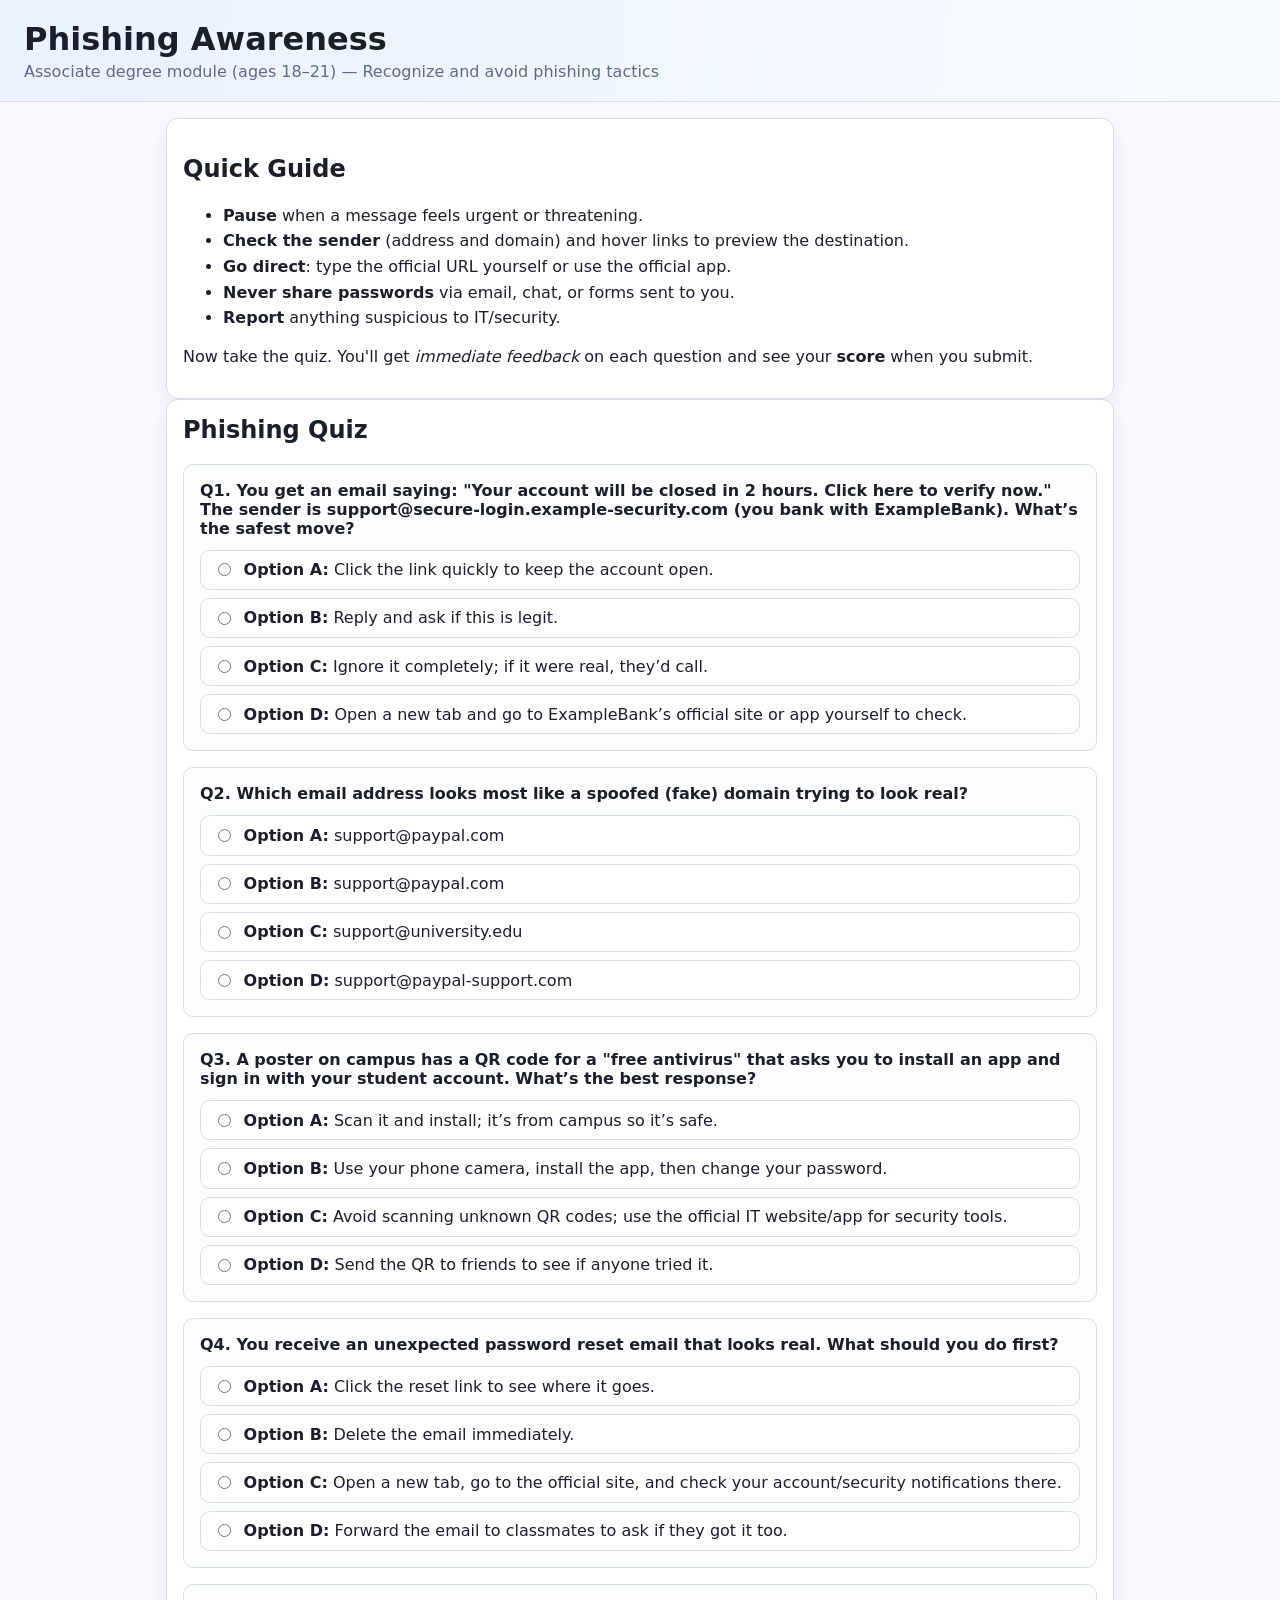
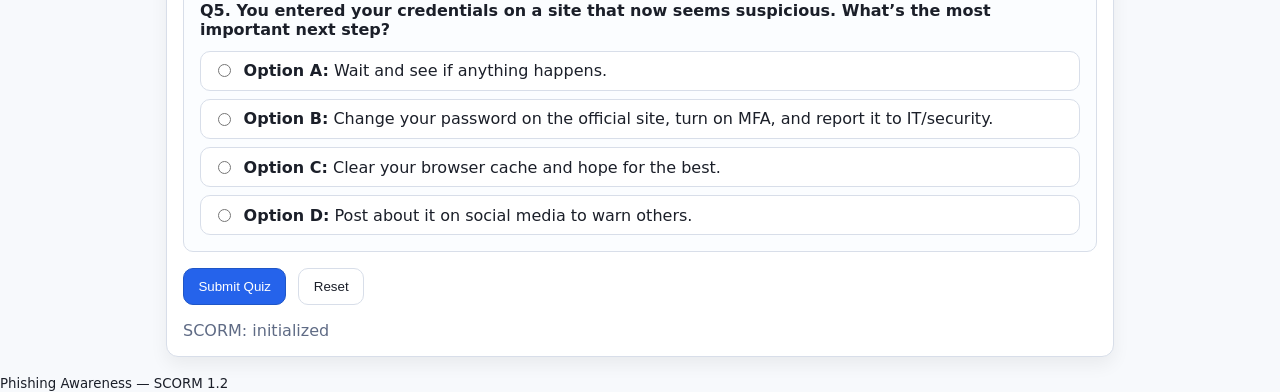
<file: Sample_PhishingDemo/index.html>
<!DOCTYPE html>
<html lang="en">
<head>
  <meta charset="UTF-8" />
  <meta name="viewport" content="width=device-width, initial-scale=1.0" />
  <title>Phishing Awareness — SCORM 1.2 (Light Theme)</title>
  <link rel="stylesheet" href="css/style.css" />
</head>
<body>
  <header class="site-header">
    <h1>Phishing Awareness</h1>
    <p class="subtitle">Associate degree module (ages 18–21) — Recognize and avoid phishing tactics</p>
  </header>

  <main class="container">
    <section class="intro card">
      <h2>Quick Guide</h2>
      <ul>
        <li><strong>Pause</strong> when a message feels urgent or threatening.</li>
        <li><strong>Check the sender</strong> (address and domain) and hover links to preview the destination.</li>
        <li><strong>Go direct</strong>: type the official URL yourself or use the official app.</li>
        <li><strong>Never share passwords</strong> via email, chat, or forms sent to you.</li>
        <li><strong>Report</strong> anything suspicious to IT/security.</li>
      </ul>
      <p>Now take the quiz. You'll get <em>immediate feedback</em> on each question and see your <strong>score</strong> when you submit.</p>
    </section>

    <section class="quiz card" id="quiz">
      <h2>Phishing Quiz</h2>
      <form id="quizForm" novalidate>
        <div id="questions" class="questions"></div>
        <div class="actions">
          <button type="submit" class="btn primary">Submit Quiz</button>
          <button type="button" id="resetBtn" class="btn">Reset</button>
        </div>
      </form>
      <div id="result" class="result" aria-live="polite"></div>
      <div class="scorm-status">SCORM: <span id="scormStatus">not initialized</span></div>
    </section>
  </main>

  <footer class="site-footer">
    <small>Phishing Awareness — SCORM 1.2</small>
  </footer>

  <script src="js/scorm.js"></script>
  <script src="js/course.js"></script>
</body>
</html>
</file>
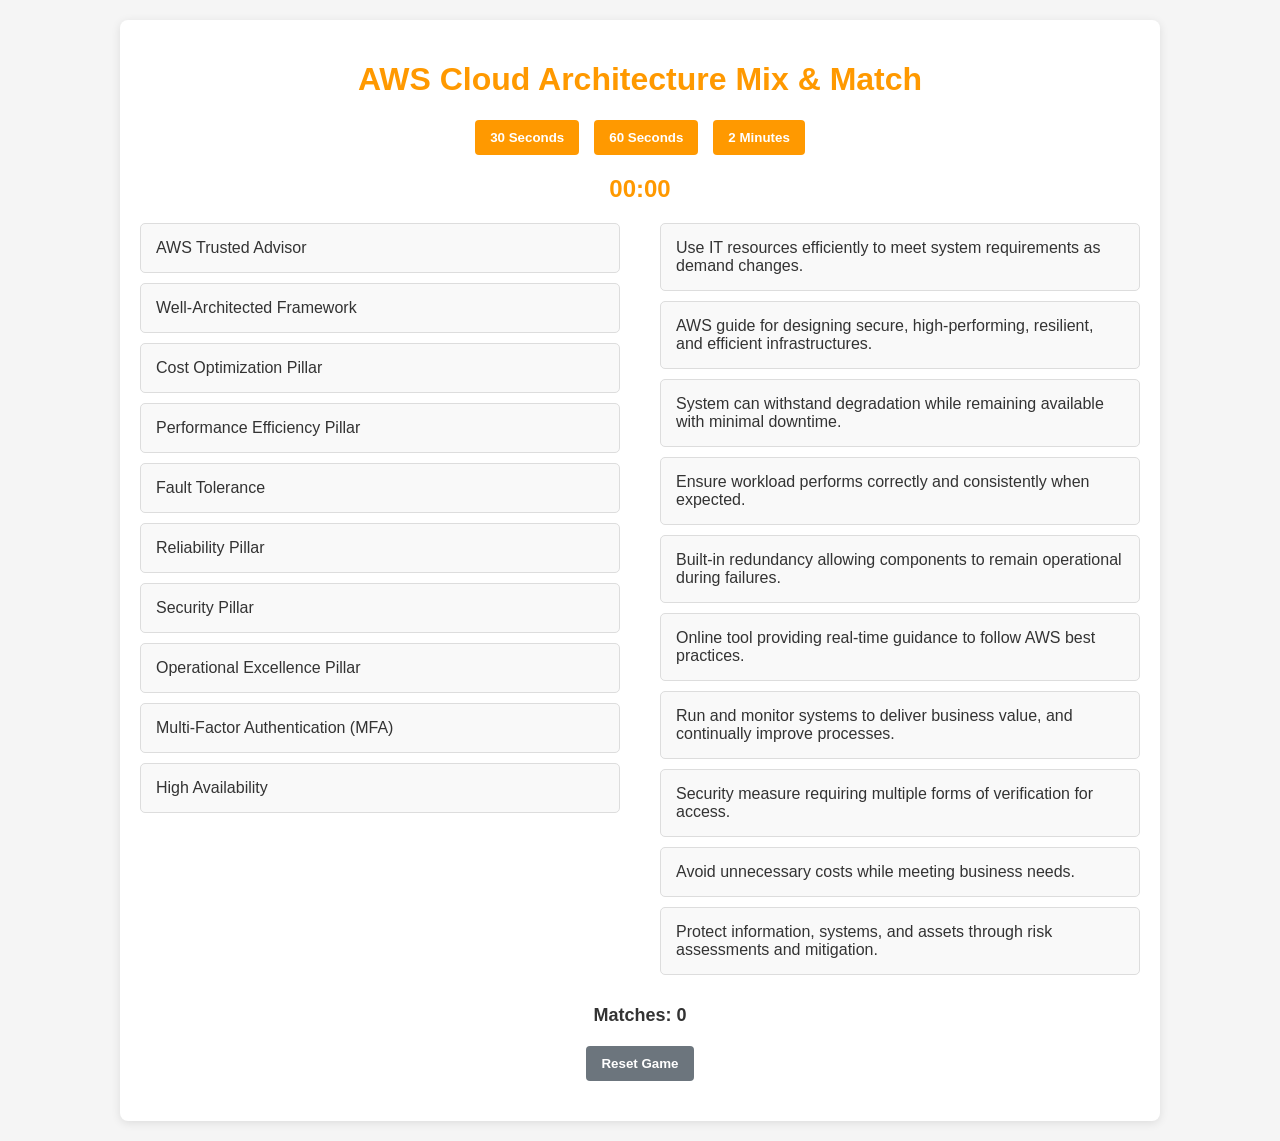
<file: scorm_AWS_CloudArchitecture_activity/activity.html>
<!DOCTYPE html>
<html lang="en">
<head>
    <meta charset="UTF-8">
    <meta name="viewport" content="width=device-width, initial-scale=1.0">
    <title>AWS Cloud Architecture Mix & Match</title>
    <style>
        body {
            font-family: 'Arial', sans-serif;
            background-color: #f5f5f5;
            margin: 0;
            padding: 20px;
            color: #333;
        }
        .container {
            max-width: 1000px;
            margin: 0 auto;
            background-color: white;
            padding: 20px;
            border-radius: 8px;
            box-shadow: 0 2px 10px rgba(0,0,0,0.1);
        }
        h1 {
            color: #FF9900;
            text-align: center;
        }
        .timer-controls {
            display: flex;
            justify-content: center;
            gap: 15px;
            margin-bottom: 20px;
        }
        button {
            background-color: #FF9900;
            color: white;
            border: none;
            padding: 10px 15px;
            border-radius: 4px;
            cursor: pointer;
            font-weight: bold;
            transition: background-color 0.3s;
        }
        button:hover {
            background-color: #e68a00;
        }
        #timer {
            font-size: 24px;
            text-align: center;
            margin: 15px 0;
            font-weight: bold;
            color: #FF9900;
        }
        .game-area {
            display: flex;
            justify-content: space-between;
            margin-top: 20px;
        }
        .column {
            width: 48%;
        }
        .item {
            background-color: #f9f9f9;
            padding: 15px;
            margin-bottom: 10px;
            border-radius: 5px;
            cursor: grab;
            border: 1px solid #ddd;
            transition: transform 0.2s, box-shadow 0.2s;
        }
        .item:hover {
            transform: translateY(-3px);
            box-shadow: 0 4px 8px rgba(0,0,0,0.1);
        }
        .item.dragging {
            opacity: 0.5;
            transform: scale(1.05);
        }
        .matched {
            background-color: #d4edda;
            border-color: #c3e6cb;
        }
        .incorrect {
            background-color: #f8d7da;
            border-color: #f5c6cb;
            animation: shake 0.5s;
        }
        @keyframes shake {
            0%, 100% { transform: translateX(0); }
            25% { transform: translateX(-5px); }
            75% { transform: translateX(5px); }
        }
        .score {
            text-align: center;
            font-size: 18px;
            margin-top: 20px;
            font-weight: bold;
        }
        .reset-btn {
            display: block;
            margin: 20px auto;
            background-color: #6c757d;
        }
        .reset-btn:hover {
            background-color: #5a6268;
        }
    </style>
</head>
<body>
    <div class="container">
        <h1>AWS Cloud Architecture Mix & Match</h1>
        
        <div class="timer-controls">
            <button onclick="startGame(30)">30 Seconds</button>
            <button onclick="startGame(60)">60 Seconds</button>
            <button onclick="startGame(120)">2 Minutes</button>
        </div>
        
        <div id="timer">00:00</div>
        
        <div class="game-area">
            <div class="column" id="left-column">
                <!-- Concepts will be added here by JavaScript -->
            </div>
            <div class="column" id="right-column">
                <!-- Definitions will be added here by JavaScript -->
            </div>
        </div>
        
        <div class="score">Matches: <span id="match-count">0</span></div>
        <button class="reset-btn" onclick="resetGame()">Reset Game</button>
    </div>

    <script>
        // Game data - based on the AWS Cloud Architecture PowerPoint
        const gameData = [
            {
                concept: "Operational Excellence Pillar",
                definition: "Run and monitor systems to deliver business value, and continually improve processes."
            },
            {
                concept: "Security Pillar",
                definition: "Protect information, systems, and assets through risk assessments and mitigation."
            },
            {
                concept: "Reliability Pillar",
                definition: "Ensure workload performs correctly and consistently when expected."
            },
            {
                concept: "Performance Efficiency Pillar",
                definition: "Use IT resources efficiently to meet system requirements as demand changes."
            },
            {
                concept: "Cost Optimization Pillar",
                definition: "Avoid unnecessary costs while meeting business needs."
            },
            {
                concept: "AWS Trusted Advisor",
                definition: "Online tool providing real-time guidance to follow AWS best practices."
            },
            {
                concept: "High Availability",
                definition: "System can withstand degradation while remaining available with minimal downtime."
            },
            {
                concept: "Fault Tolerance",
                definition: "Built-in redundancy allowing components to remain operational during failures."
            },
            {
                concept: "Multi-Factor Authentication (MFA)",
                definition: "Security measure requiring multiple forms of verification for access."
            },
            {
                concept: "Well-Architected Framework",
                definition: "AWS guide for designing secure, high-performing, resilient, and efficient infrastructures."
            }
        ];

        let timer;
        let timeLeft = 0;
        let gameActive = false;
        let matches = 0;
        let selectedItem = null;
        let matchedPairs = 0;

        // Initialize the game
        function initGame() {
            const leftColumn = document.getElementById('left-column');
            const rightColumn = document.getElementById('right-column');
            
            // Clear columns
            leftColumn.innerHTML = '';
            rightColumn.innerHTML = '';
            
            // Shuffle the game data
            const shuffledData = [...gameData].sort(() => Math.random() - 0.5);
            
            // Create concept items (left column)
            shuffledData.forEach((item, index) => {
                const conceptElement = document.createElement('div');
                conceptElement.className = 'item';
                conceptElement.textContent = item.concept;
                conceptElement.dataset.id = index;
                conceptElement.draggable = true;
                conceptElement.addEventListener('dragstart', dragStart);
                conceptElement.addEventListener('dragend', dragEnd);
                leftColumn.appendChild(conceptElement);
            });
            
            // Create definition items (right column) - shuffled separately
            [...shuffledData].sort(() => Math.random() - 0.5).forEach((item, index) => {
                const definitionElement = document.createElement('div');
                definitionElement.className = 'item';
                definitionElement.textContent = item.definition;
                definitionElement.dataset.id = shuffledData.findIndex(x => x.definition === item.definition);
                definitionElement.addEventListener('dragover', dragOver);
                definitionElement.addEventListener('dragenter', dragEnter);
                definitionElement.addEventListener('dragleave', dragLeave);
                definitionElement.addEventListener('drop', drop);
                rightColumn.appendChild(definitionElement);
            });
            
            // Reset match counter
            matches = 0;
            matchedPairs = 0;
            document.getElementById('match-count').textContent = matches;
        }

        // Timer functions
        function startGame(seconds) {
            if (gameActive) return;
            
            resetGame();
            gameActive = true;
            timeLeft = seconds;
            updateTimerDisplay();
            
            timer = setInterval(() => {
                timeLeft--;
                updateTimerDisplay();
                
                if (timeLeft <= 0) {
                    endGame();
                }
            }, 1000);
        }

        function updateTimerDisplay() {
            const minutes = Math.floor(timeLeft / 60);
            const seconds = timeLeft % 60;
            document.getElementById('timer').textContent = 
                `${minutes.toString().padStart(2, '0')}:${seconds.toString().padStart(2, '0')}`;
            
            // Change color when time is running low
            if (timeLeft <= 10) {
                document.getElementById('timer').style.color = '#dc3545';
            } else {
                document.getElementById('timer').style.color = '#FF9900';
            }
        }

        function endGame() {
            clearInterval(timer);
            gameActive = false;
            alert(`Time's up! You made ${matches} correct matches.`);
        }

        function resetGame() {
            clearInterval(timer);
            gameActive = false;
            timeLeft = 0;
            updateTimerDisplay();
            initGame();
        }

        // Drag and drop functions
        function dragStart(e) {
            if (!gameActive) {
                e.preventDefault();
                return;
            }
            selectedItem = this;
            this.classList.add('dragging');
            e.dataTransfer.setData('text/plain', this.dataset.id);
        }

        function dragEnd() {
            this.classList.remove('dragging');
        }

        function dragOver(e) {
            e.preventDefault();
        }

        function dragEnter(e) {
            e.preventDefault();
            this.classList.add('drag-over');
        }

        function dragLeave() {
            this.classList.remove('drag-over');
        }

        function drop(e) {
            e.preventDefault();
            this.classList.remove('drag-over');
            
            if (!selectedItem || !gameActive) return;
            
            const draggedId = selectedItem.dataset.id;
            const targetId = this.dataset.id;
            
            // Clear all incorrect markings first
            document.querySelectorAll('.incorrect').forEach(item => {
                item.classList.remove('incorrect');
            });
            
            // Clear any previous drag-over highlights
            document.querySelectorAll('.drag-over').forEach(item => {
                item.classList.remove('drag-over');
            });
            
            if (draggedId === targetId) {
                // Correct match - mark both left and right items
                selectedItem.classList.add('matched');
                this.classList.add('matched');
                
                // Remove from draggable pool
                selectedItem.draggable = false;
                this.style.cursor = 'default';
                selectedItem.style.cursor = 'default';
                
                matches++;
                matchedPairs++;
                document.getElementById('match-count').textContent = matches;
                
                if (matchedPairs === gameData.length) {
                    clearInterval(timer);
                    setTimeout(() => {
                        alert(`Congratulations! You matched all pairs with ${timeLeft} seconds remaining!`);
                    }, 500);
                }
            } else {
                // Incorrect match - briefly show red
                selectedItem.classList.add('incorrect');
                this.classList.add('incorrect');
                setTimeout(() => {
                    selectedItem.classList.remove('incorrect');
                    this.classList.remove('incorrect');
                }, 500);
            }
            
            selectedItem = null;
        }
        // Initialize the game when page loads
        window.onload = initGame;
    </script>
</body>
</html>
</file>
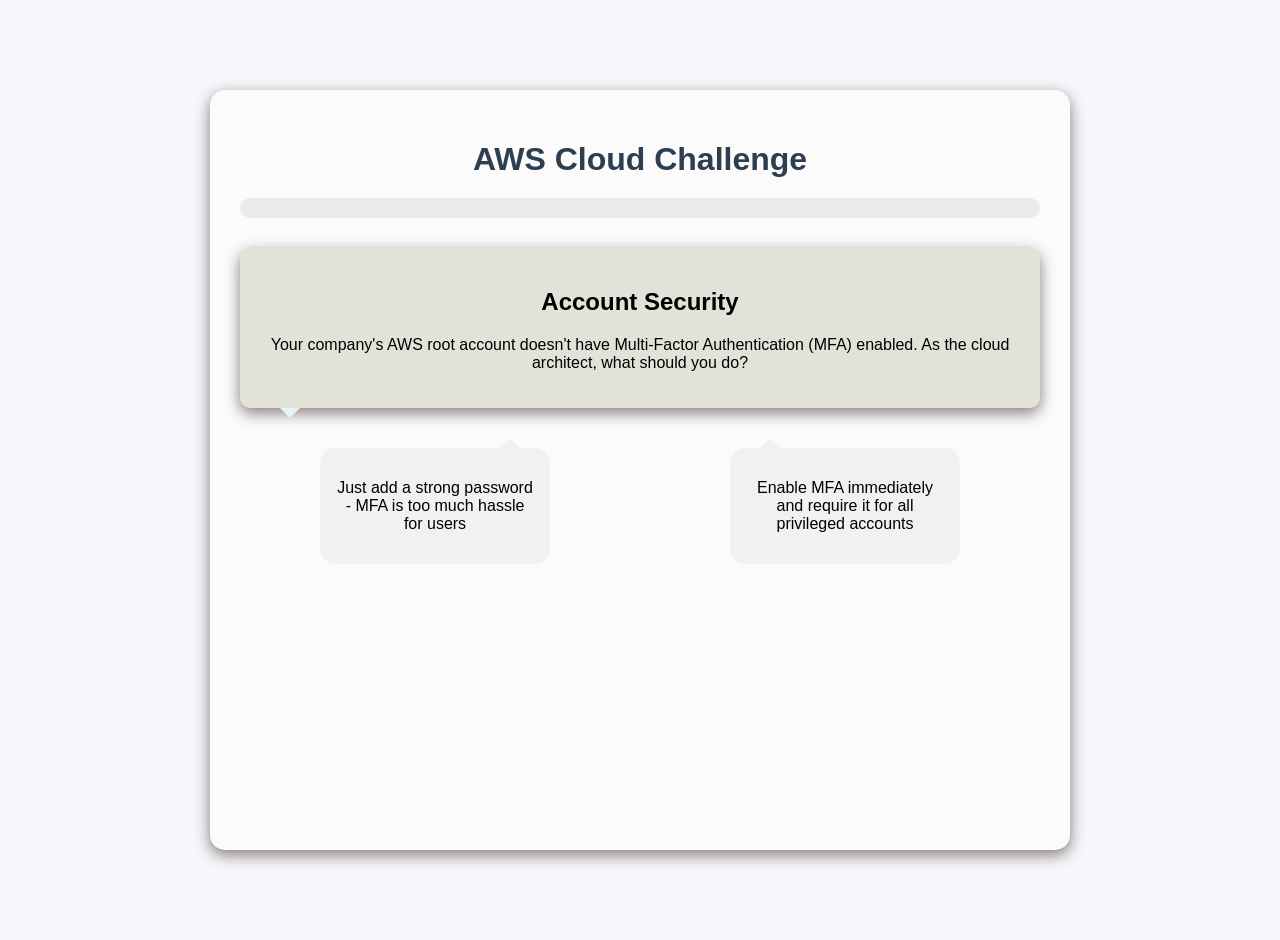
<file: scorm_multi_scenario_activity/activity.html>
<!DOCTYPE html>
<html lang="en">
<head>
    <meta charset="UTF-8">
    <meta name="viewport" content="width=device-width, initial-scale=1.0">
    <title>Multi-Scenario Cloud Architecture Activity</title>
    <style>
        body {
            font-family: 'Arial', sans-serif;
            background-color: #f5f7fa;
            display: flex;
            justify-content: center;
            align-items: center;
            min-height: 100vh;
            margin: 0;
            padding: 20px;
        }
        
        .main-container {
            background-color: rgb(251, 251, 251);
            border-radius: 15px;
            box-shadow: 0 5px 15px rgba(34, 3, 3, 0.516);
            padding: 30px;
            max-width: 800px;
            height: 700px;
            width: 100%;
            text-align: center;
        }
        
        h1 {
            color: #2c3e50;
            margin-bottom: 20px;
        }
        
        .progress-container {
            width: 100%;
            background-color: #e9ecef;
            border-radius: 10px;
            margin-bottom: 30px;
            height: 20px;
            overflow: hidden;
        }
        
        .progress-bar {
            height: 100%;
            background-color: #28a745;
            width: 0%;
            transition: width 0.5s ease;
        }
        
        .scenario-container {
            display: none;
        }
        
        .scenario-container.active {
            display: block;
        }
        
        .scenario {
            background-color: #e2e2d9;
            box-shadow: 0 5px 15px rgba(34, 3, 3, 0.516);
            border-radius: 10px;
            padding: 20px;
            margin-bottom: 30px;
            position: relative;
        }
        
        .scenario:after {
            content: "";
            position: absolute;
            bottom: -10px;
            left: 40px;
            border-width: 10px 10px 0;
            border-style: solid;
            border-color: #e8f4fc transparent;
        }
        
        .options-container {
            display: flex;
            justify-content: space-around;
            flex-wrap: wrap;
            gap: 20px;
            margin-top: 40px;
        }
        
        .option {
            position: relative;
            width: 200px;
            padding: 15px;
            border-radius: 15px;
            cursor: pointer;
            transition: transform 0.3s, box-shadow 0.3s;
            background-color: #f1f1f1;
        }
        
        .option:hover {
            transform: translateY(-5px);
            /* box-shadow: 0 5px 10px rgba(0,0,0,0.1); */
            box-shadow: 0 5px 15px rgba(69, 84, 173, 0.516);
        }
        
        .option:after {
            content: "";
            position: absolute;
            top: -10px;
            border-width: 0 10px 10px;
            border-style: solid;
            border-color: transparent transparent #f1f1f1;
        }
        
        .right-option:after {
            left: 30px;
        }
        
        .wrong-option:after {
            right: 30px;
        }
        
        .feedback {
            margin-top: 30px;
            padding: 15px;
            border-radius: 10px;
            display: none;
        }
        
        .correct {
            background-color: #d4edda;
            color: #155724;
        }
        
        .incorrect {
            background-color: #f8d7da;
            color: #721c24;
        }
        
        .next-btn, .try-again {
            margin-top: 15px;
            padding: 10px 20px;
            background-color: #007bff;
            color: white;
            border: none;
            border-radius: 5px;
            cursor: pointer;
            font-size: 16px;
            display: none;
        }
        
        .next-btn:hover, .try-again:hover {
            background-color: #0069d9;
        }
        
        .confetti {
            position: fixed;
            width: 10px;
            height: 10px;
            background-color: #f00;
            border-radius: 50%;
            pointer-events: none;
            z-index: 100;
        }
        
        @keyframes applaud {
            0% { transform: scale(1); }
            50% { transform: scale(1.2); }
            100% { transform: scale(1); }
        }
        
        .applause {
            display: none;
            font-size: 24px;
            color: #28a745;
            animation: applaud 0.5s ease 3;
        }
        
        .completion-screen {
            display: none;
            padding: 30px;
        }
        
        .completion-screen h2 {
            color: #28a745;
            font-size: 32px;
        }
        
        .completion-screen p {
            font-size: 18px;
            margin-bottom: 20px;
        }
        
        .celebration-emoji {
            font-size: 48px;
            margin: 20px 0;
            animation: bounce 0.5s infinite alternate;
        }
        
        @keyframes bounce {
            from { transform: translateY(0); }
            to { transform: translateY(-20px); }
        }
    </style>
</head>
<body>
    <div class="main-container">
        <h1>AWS Cloud Challenge</h1>
        
        <div class="progress-container">
            <div class="progress-bar" id="progress-bar"></div>
        </div>
        
        <!-- Scenario 1 -->
        <div class="scenario-container active" id="scenario-1">
            <div class="scenario">
                <h2>Account Security</h2>
                <p>Your company's AWS root account doesn't have Multi-Factor Authentication (MFA) enabled. As the cloud architect, what should you do?</p>
            </div>
            
            <div class="options-container">
                
                <div class="option wrong-option" onclick="checkAnswer(1, this, false)">
                    <p>Just add a strong password - MFA is too much hassle for users</p>
                </div>

                <div class="option right-option" onclick="checkAnswer(1, this, true)">
                    <p>Enable MFA immediately and require it for all privileged accounts</p>
                </div>
            </div>
            
            <div class="feedback correct" id="feedback-correct-1">
                <h3>Correct! 🎉</h3>
                <p>MFA adds an essential layer of security to protect against unauthorized access to your root account.</p>
                <div class="applause">👏👏👏</div>
                <button class="next-btn" onclick="nextScenario(1)">Continue to next Scenario</button>
            </div>
            
            <div class="feedback incorrect" id="feedback-incorrect-1">
                <h3>Not Quite Right</h3>
                <p>While strong passwords help, MFA is a critical security measure for root accounts in AWS.</p>
                <button class="try-again" onclick="resetScenario(1)">Try Again</button>
            </div>
        </div>
        
        <!-- Scenario 2 -->
        <div class="scenario-container" id="scenario-2">
            <div class="scenario">
                <h2>Cost Optimization</h2>
                <p>Your development team has left several EC2 instances running when they're not needed, leading to high costs. What's the best approach?</p>
            </div>
            
            <div class="options-container">
                <div class="option right-option" onclick="checkAnswer(2, this, true)">
                    <p>Implement auto-scaling and schedule instances to run only during work hours</p>
                </div>
                
                <div class="option wrong-option" onclick="checkAnswer(2, this, false)">
                    <p>Send an email reminder to developers to shut down instances manually</p>
                </div>
            </div>
            
            <div class="feedback correct" id="feedback-correct-2">
                <h3>Excellent Choice! 🌟</h3>
                <p>Automation ensures cost savings even when human processes might fail. Auto-scaling and scheduling are AWS best practices.</p>
                <div class="applause">👏👏👏</div>
                <button class="next-btn" onclick="nextScenario(2)">Continue to next Scenario</button>
            </div>
            
            <div class="feedback incorrect" id="feedback-incorrect-2">
                <h3>Good Try, But...</h3>
                <p>While awareness helps, manual processes are unreliable for cost control in cloud environments.</p>
                <button class="try-again" onclick="resetScenario(2)">Try Again</button>
            </div>
        </div>
        
        <!-- Scenario 3 -->
        <div class="scenario-container" id="scenario-3">
            <div class="scenario">
                <h2>High Availability</h2>
                <p>Your application needs to maintain 99.99% availability. How should you architect your solution?</p>
            </div>
            
            <div class="options-container">
                <div class="option right-option" onclick="checkAnswer(3, this, true)">
                    <p>Deploy across multiple Availability Zones with load balancing</p>
                </div>
                
                <div class="option wrong-option" onclick="checkAnswer(3, this, false)">
                    <p>Use a single large instance in one Availability Zone</p>
                </div>
            </div>
            
            <div class="feedback correct" id="feedback-correct-3">
                <h3>Perfect! 🏆</h3>
                <p>Multi-AZ deployment with load balancing is the AWS-recommended approach for high availability.</p>
                <div class="applause">👏👏👏</div>
                <button class="next-btn" onclick="completeActivity()">See Results</button>
            </div>
            
            <div class="feedback incorrect" id="feedback-incorrect-3">
                <h3>Almost There</h3>
                <p>A single instance, no matter how powerful, creates a single point of failure.</p>
                <button class="try-again" onclick="resetScenario(3)">Try Again</button>
            </div>
        </div>
        
        <!-- Completion Screen -->
        <div class="completion-screen" id="completion-screen">
            <h2>Congratulations! 🎉</h2>
            <div class="celebration-emoji">🏆✨👏</div>
            <p>You've successfully completed all 3 cloud architecture scenarios!</p>
            <p>You're demonstrating excellent understanding of AWS best practices.</p>
            <button class="next-btn" onclick="location.reload()">Start Over</button>
        </div>
    </div>

    <script>
        let currentScenario = 1;
        const totalScenarios = 3;
        
        function checkAnswer(scenarioNum, selectedOption, isCorrect) {
            // Disable all options in this scenario
            const container = document.getElementById(`scenario-${scenarioNum}`);
            container.querySelectorAll('.option').forEach(option => {
                option.style.pointerEvents = 'none';
            });
            
            if (isCorrect) {
                // Correct answer
                selectedOption.style.backgroundColor = '#d4edda';
                document.getElementById(`feedback-correct-${scenarioNum}`).style.display = 'block';
                container.querySelector('.applause').style.display = 'block';
                createConfetti();
                
                // Show next button
                container.querySelector('.next-btn').style.display = 'inline-block';
                
                // Update progress bar
                updateProgressBar(scenarioNum);
            } else {
                // Wrong answer
                selectedOption.style.backgroundColor = '#f8d7da';
                document.getElementById(`feedback-incorrect-${scenarioNum}`).style.display = 'block';
                container.querySelector('.try-again').style.display = 'inline-block';
            }
        }
        
        function resetScenario(scenarioNum) {
            const container = document.getElementById(`scenario-${scenarioNum}`);
            
            // Reset all options
            container.querySelectorAll('.option').forEach(option => {
                option.style.pointerEvents = 'auto';
                option.style.backgroundColor = '#f1f1f1';
            });
            
            // Hide feedback
            container.querySelectorAll('.feedback').forEach(feedback => {
                feedback.style.display = 'none';
            });
            
            container.querySelector('.applause').style.display = 'none';
        }
        
        function nextScenario(currentNum) {
            // Hide current scenario
            document.getElementById(`scenario-${currentNum}`).classList.remove('active');
            
            // Show next scenario
            currentScenario = currentNum + 1;
            document.getElementById(`scenario-${currentScenario}`).classList.add('active');
        }
        
        function completeActivity() {
            // Hide all scenarios
            document.querySelectorAll('.scenario-container').forEach(scenario => {
                scenario.classList.remove('active');
            });
            
            // Show completion screen
            document.getElementById('completion-screen').style.display = 'block';
            
            // Big celebration
            for (let i = 0; i < 100; i++) {
                setTimeout(() => createConfetti(), i * 50);
            }
        }
        
        function updateProgressBar(scenarioNum) {
            const progressPercentage = (scenarioNum / totalScenarios) * 100;
            document.getElementById('progress-bar').style.width = `${progressPercentage}%`;
        }
        
        function createConfetti() {
            const colors = ['#f00', '#0f0', '#00f', '#ff0', '#f0f', '#0ff'];
            
            for (let i = 0; i < 20; i++) {
                const confetti = document.createElement('div');
                confetti.className = 'confetti';
                confetti.style.backgroundColor = colors[Math.floor(Math.random() * colors.length)];
                confetti.style.left = Math.random() * window.innerWidth + 'px';
                confetti.style.top = -10 + 'px';
                document.body.appendChild(confetti);
                
                // Animate confetti
                const animationDuration = Math.random() * 3 + 2;
                confetti.style.animation = `fall ${animationDuration}s linear forwards`;
                
                // Create keyframes for falling animation
                const style = document.createElement('style');
                style.innerHTML = `
                    @keyframes fall {
                        to {
                            transform: translateY(${window.innerHeight + 10}px) rotate(${Math.random() * 360}deg);
                            opacity: 0;
                        }
                    }
                `;
                document.head.appendChild(style);
                
                // Remove confetti after animation
                setTimeout(() => {
                    confetti.remove();
                    style.remove();
                }, animationDuration * 1000);
            }
        }
    </script>
</body>
</html>
</file>
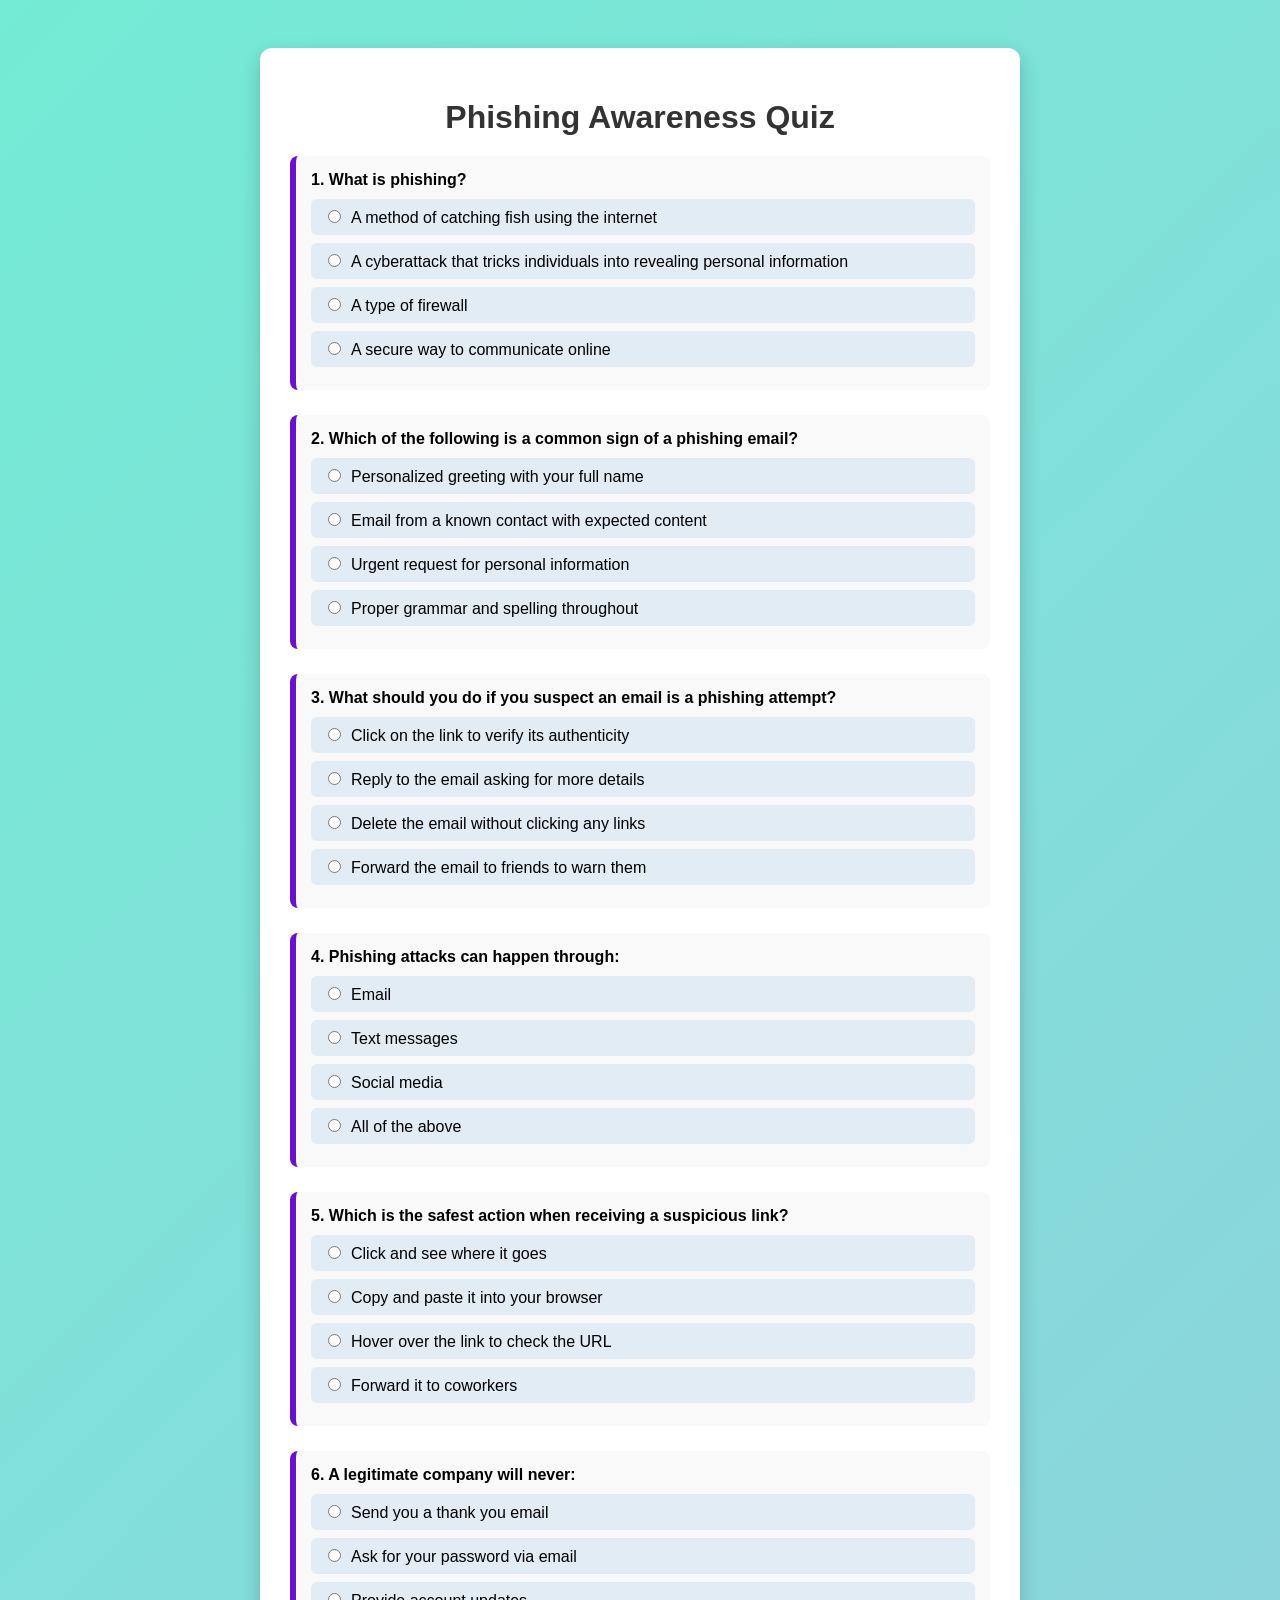
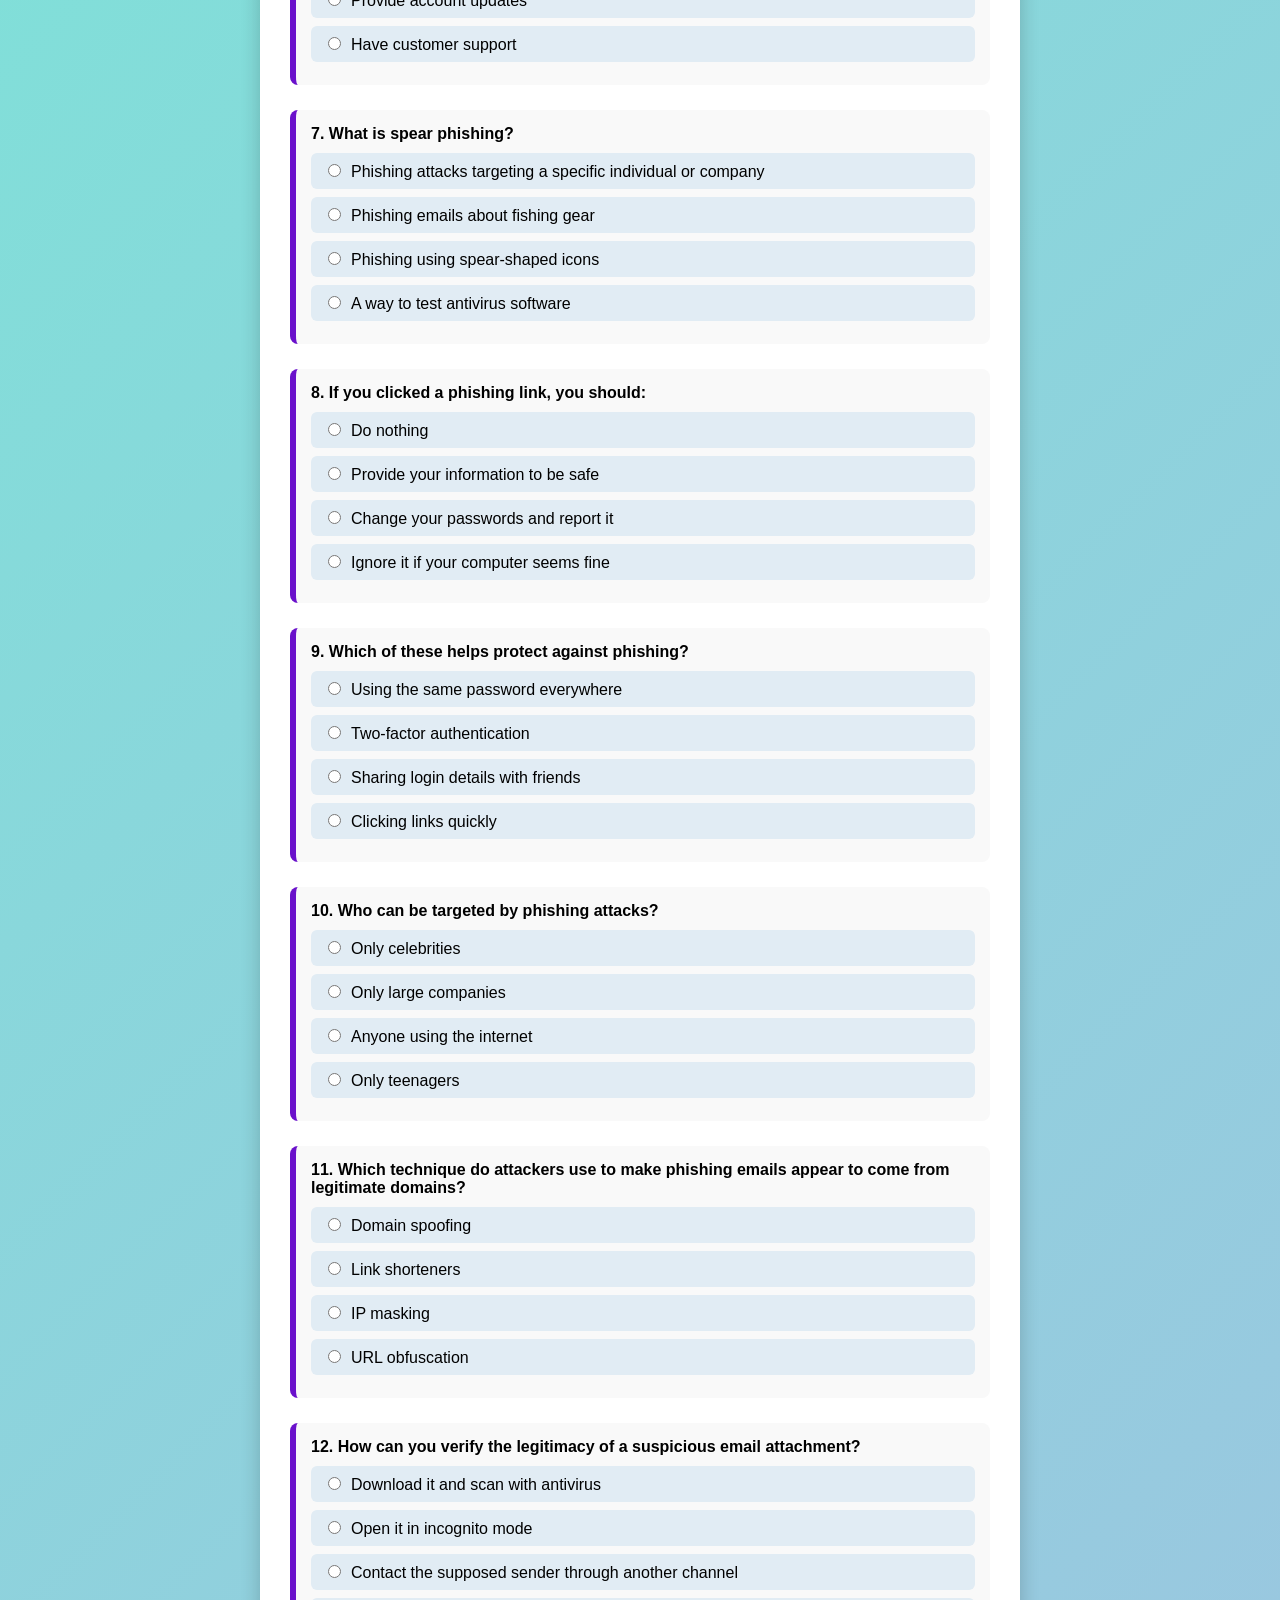
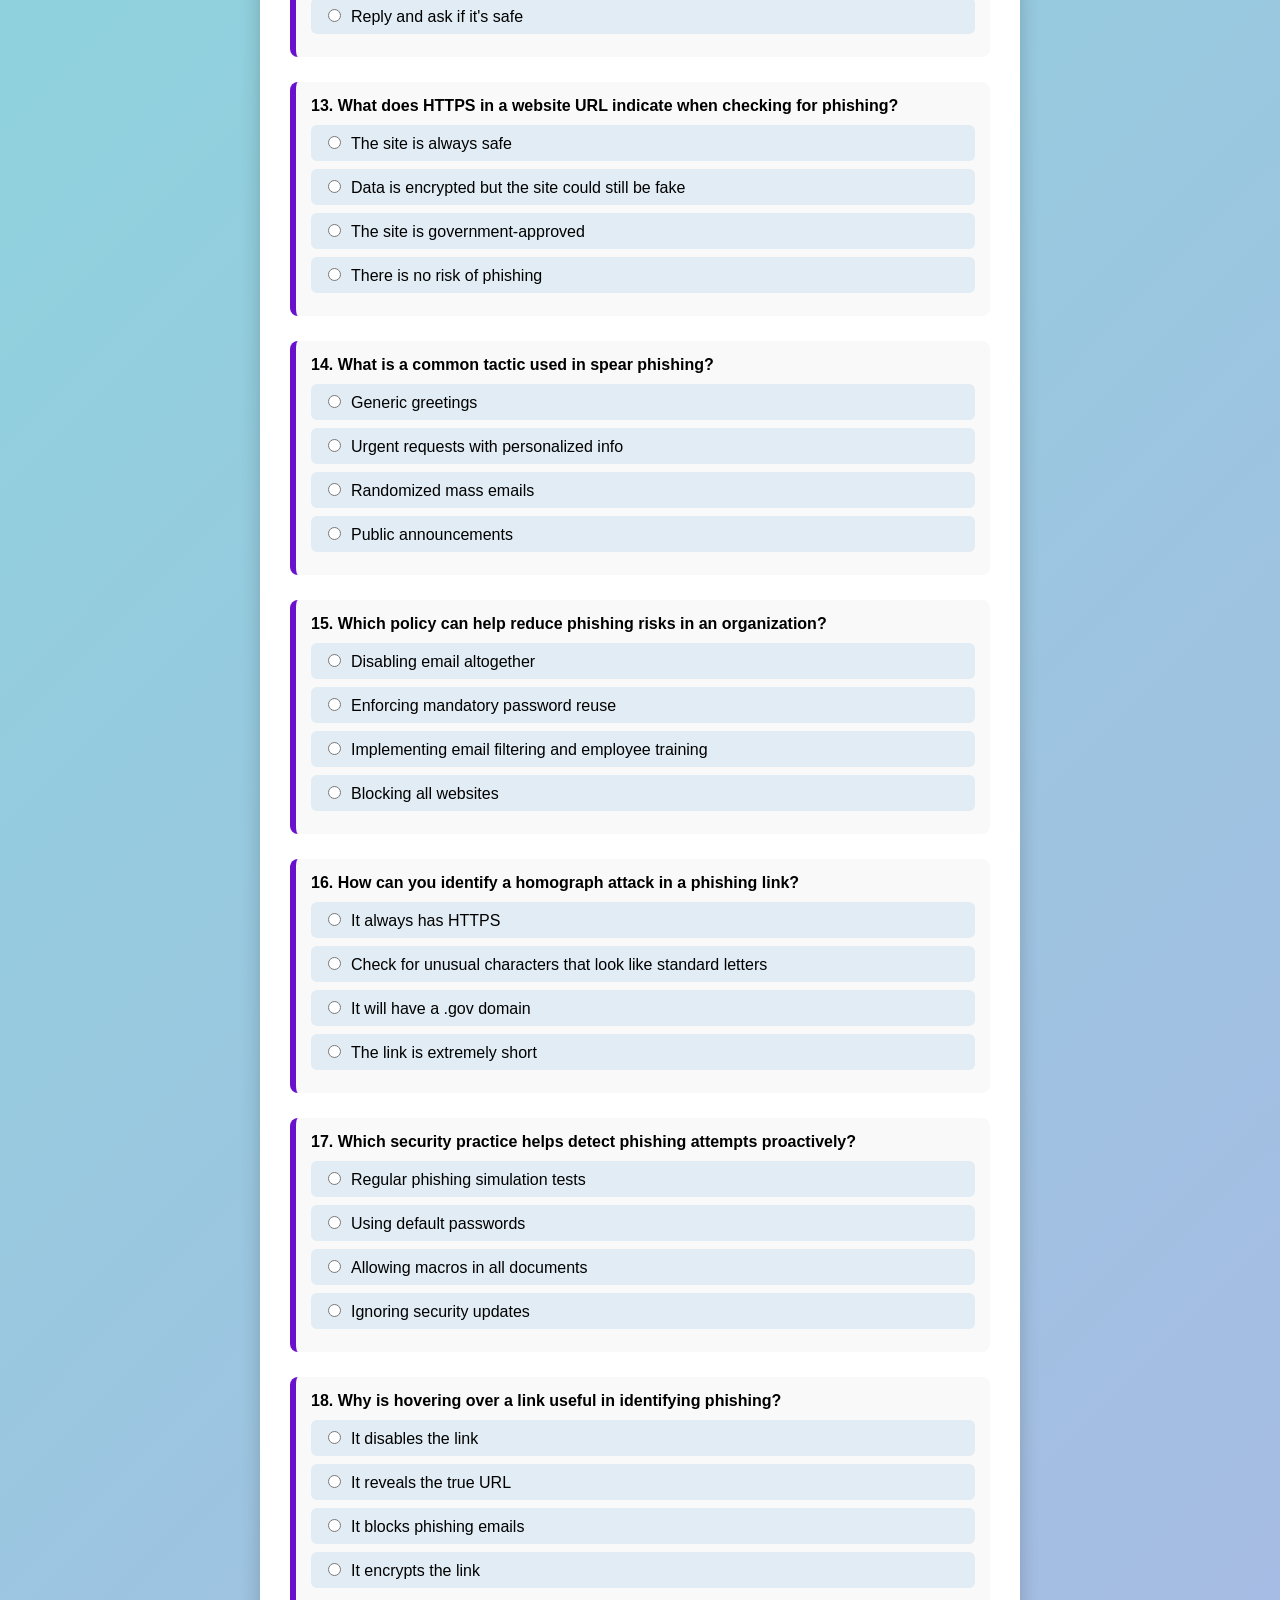
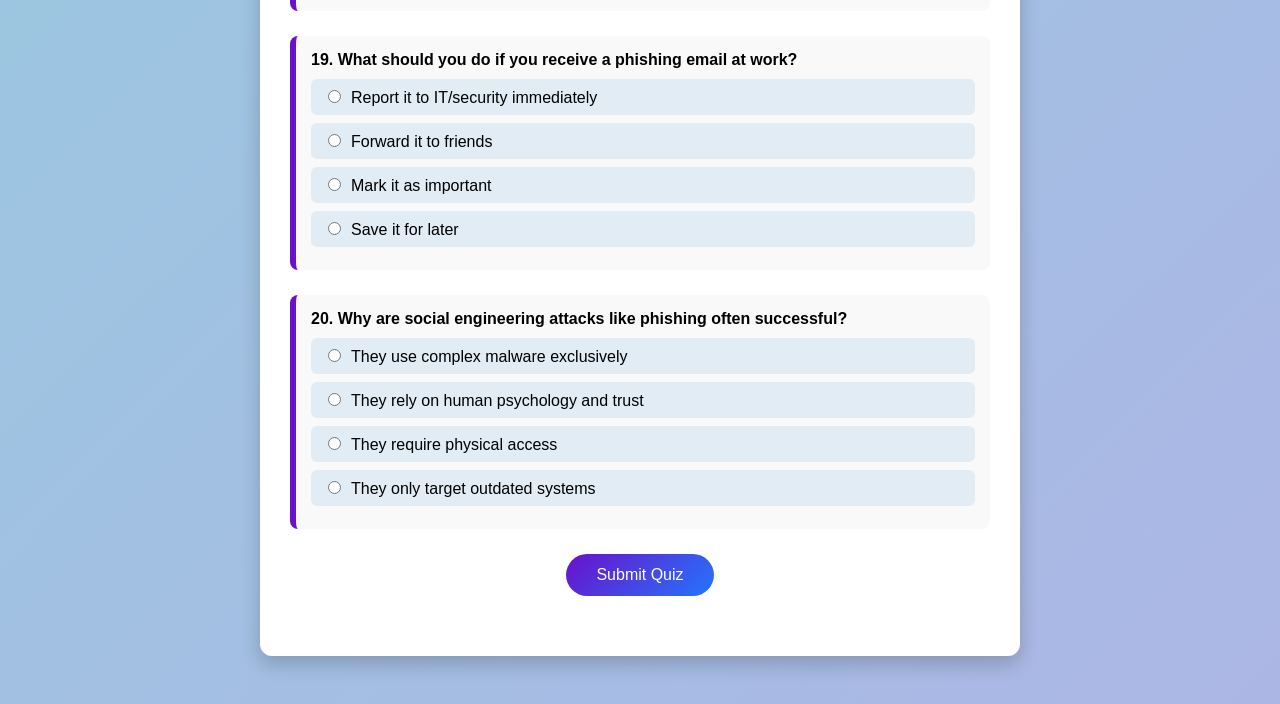
<file: scorm_phishingquiz/activity.html>
<!DOCTYPE html>
<html lang="en">
<head>
  <meta charset="UTF-8" />
  <meta name="viewport" content="width=device-width, initial-scale=1.0" />
  <title>Phishing Awareness Quiz</title>
  <style>
    body {
      font-family: 'Segoe UI', sans-serif;
      background: linear-gradient(135deg, #74ebd5, #ACB6E5);
      display: flex;
      justify-content: center;
      padding: 40px;
      min-height: 100vh;
    }
    .quiz-container {
      background: #ffffff;
      padding: 30px;
      border-radius: 12px;
      max-width: 700px;
      width: 100%;
      box-shadow: 0 8px 20px rgba(0,0,0,0.2);
    }
    .quiz-container h1 {
      text-align: center;
      color: #333;
      margin-bottom: 20px;
    }
    .question {
      margin-bottom: 25px;
      background: #f9f9f9;
      border-left: 6px solid #6a11cb;
      padding: 15px;
      border-radius: 8px;
    }
    .question p {
      margin: 0 0 10px;
      font-weight: bold;
    }
    .options label {
      display: block;
      background: #e1ecf4;
      margin-bottom: 8px;
      padding: 8px 12px;
      border-radius: 6px;
      cursor: pointer;
      transition: background 0.3s;
    }
    .options label:hover {
      background: #d0e7f9;
    }
    input[type="radio"] {
      margin-right: 10px;
    }
    button {
      background: linear-gradient(135deg, #6a11cb, #2575fc);
      color: #fff;
      border: none;
      padding: 12px 30px;
      border-radius: 30px;
      cursor: pointer;
      font-size: 1em;
      transition: background 0.3s;
      display: block;
      margin: 20px auto 0;
    }
    button:hover {
      background: linear-gradient(135deg, #2575fc, #6a11cb);
    }
    .feedback {
      margin-top: 8px;
      font-weight: bold;
      display: none;
    }
    .correct {
      background-color: #d4edda !important;
    }
    .incorrect {
      background-color: #f8d7da !important;
    }
    .result {
      text-align: center;
      font-size: 1.4em;
      margin-top: 30px;
      color: #333;
      font-weight: bold;
    }
  </style>
</head>
<body>
  <div class="quiz-container">
    <h1>Phishing Awareness Quiz</h1>
    <div id="quiz"></div>
    <button id="submit">Submit Quiz</button>
    <div id="result" class="result"></div>
  </div>

  <script>
    const quizData = [
      { question: "What is phishing?", options: ["A method of catching fish using the internet","A cyberattack that tricks individuals into revealing personal information","A type of firewall","A secure way to communicate online"], answer: 1, explanation: "Phishing is a fraudulent attempt to obtain sensitive information by disguising as a trustworthy entity." },
      { question: "Which of the following is a common sign of a phishing email?", options: ["Personalized greeting with your full name","Email from a known contact with expected content","Urgent request for personal information","Proper grammar and spelling throughout"], answer: 2, explanation: "Phishing emails often create a sense of urgency to trick recipients into disclosing information." },
      { question: "What should you do if you suspect an email is a phishing attempt?", options: ["Click on the link to verify its authenticity","Reply to the email asking for more details","Delete the email without clicking any links","Forward the email to friends to warn them"], answer: 2, explanation: "Never click or reply—delete the email to avoid risk." },
      { question: "Phishing attacks can happen through:", options: ["Email","Text messages","Social media","All of the above"], answer: 3, explanation: "Phishing isn't limited to email; it spans across digital communication channels." },
      { question: "Which is the safest action when receiving a suspicious link?", options: ["Click and see where it goes","Copy and paste it into your browser","Hover over the link to check the URL","Forward it to coworkers"], answer: 2, explanation: "Hovering reveals the true destination without activating the link." },
      { question: "A legitimate company will never:", options: ["Send you a thank you email","Ask for your password via email","Provide account updates","Have customer support"], answer: 1, explanation: "Reputable companies never ask for sensitive data via email." },
      { question: "What is spear phishing?", options: ["Phishing attacks targeting a specific individual or company","Phishing emails about fishing gear","Phishing using spear-shaped icons","A way to test antivirus software"], answer: 0, explanation: "Spear phishing is targeted and personalized, often appearing more convincing." },
      { question: "If you clicked a phishing link, you should:", options: ["Do nothing","Provide your information to be safe","Change your passwords and report it","Ignore it if your computer seems fine"], answer: 2, explanation: "Immediate action helps prevent data loss or further compromise." },
      { question: "Which of these helps protect against phishing?", options: ["Using the same password everywhere","Two-factor authentication","Sharing login details with friends","Clicking links quickly"], answer: 1, explanation: "2FA adds an extra layer of security to your accounts." },
      { question: "Who can be targeted by phishing attacks?", options: ["Only celebrities","Only large companies","Anyone using the internet","Only teenagers"], answer: 2, explanation: "Phishing targets everyone, regardless of status or occupation." },
      { question: "Which technique do attackers use to make phishing emails appear to come from legitimate domains?", options: ["Domain spoofing","Link shorteners","IP masking","URL obfuscation"], answer: 0, explanation: "Spoofing mimics a legitimate domain to deceive the recipient." },
      { question: "How can you verify the legitimacy of a suspicious email attachment?", options: ["Download it and scan with antivirus","Open it in incognito mode","Contact the supposed sender through another channel","Reply and ask if it's safe"], answer: 2, explanation: "Independent verification ensures authenticity." },
      { question: "What does HTTPS in a website URL indicate when checking for phishing?", options: ["The site is always safe","Data is encrypted but the site could still be fake","The site is government-approved","There is no risk of phishing"], answer: 1, explanation: "HTTPS ensures encryption, but doesn't confirm legitimacy." },
      { question: "What is a common tactic used in spear phishing?", options: ["Generic greetings","Urgent requests with personalized info","Randomized mass emails","Public announcements"], answer: 1, explanation: "Personalization and urgency make spear phishing effective." },
      { question: "Which policy can help reduce phishing risks in an organization?", options: ["Disabling email altogether","Enforcing mandatory password reuse","Implementing email filtering and employee training","Blocking all websites"], answer: 2, explanation: "Training and filters together reduce vulnerability." },
      { question: "How can you identify a homograph attack in a phishing link?", options: ["It always has HTTPS","Check for unusual characters that look like standard letters","It will have a .gov domain","The link is extremely short"], answer: 1, explanation: "Look-alike characters are used to spoof legitimate URLs." },
      { question: "Which security practice helps detect phishing attempts proactively?", options: ["Regular phishing simulation tests","Using default passwords","Allowing macros in all documents","Ignoring security updates"], answer: 0, explanation: "Simulations prepare employees to recognize threats." },
      { question: "Why is hovering over a link useful in identifying phishing?", options: ["It disables the link","It reveals the true URL","It blocks phishing emails","It encrypts the link"], answer: 1, explanation: "Previewing the destination helps avoid malicious sites." },
      { question: "What should you do if you receive a phishing email at work?", options: ["Report it to IT/security immediately","Forward it to friends","Mark it as important","Save it for later"], answer: 0, explanation: "Timely reporting helps prevent spread and damage." },
      { question: "Why are social engineering attacks like phishing often successful?", options: ["They use complex malware exclusively","They rely on human psychology and trust","They require physical access","They only target outdated systems"], answer: 1, explanation: "Manipulating human behavior is key to social engineering." }
    ];

    const quizContainer = document.getElementById('quiz');
    const submitBtn = document.getElementById('submit');
    const resultContainer = document.getElementById('result');

    quizData.forEach((q, index) => {
      const questionDiv = document.createElement('div');
      questionDiv.classList.add('question');

      const questionText = document.createElement('p');
      questionText.textContent = `${index + 1}. ${q.question}`;
      questionDiv.appendChild(questionText);

      const optionsDiv = document.createElement('div');
      optionsDiv.classList.add('options');

      q.options.forEach((option, i) => {
        const label = document.createElement('label');
        const input = document.createElement('input');
        input.type = 'radio';
        input.name = `question${index}`;
        input.value = i;
        label.appendChild(input);
        label.append(option);
        optionsDiv.appendChild(label);
      });

      const feedback = document.createElement('div');
      feedback.classList.add('feedback');
      questionDiv.appendChild(optionsDiv);
      questionDiv.appendChild(feedback);

      quizContainer.appendChild(questionDiv);
    });

    submitBtn.addEventListener('click', () => {
      let score = 0;
      quizData.forEach((q, index) => {
        const selected = document.querySelector(`input[name="question${index}"]:checked`);
        const feedback = quizContainer.children[index].querySelector('.feedback');
        const inputs = document.querySelectorAll(`input[name="question${index}"]`);

        inputs.forEach(input => input.parentElement.classList.remove('correct', 'incorrect'));

        if (selected) {
          const selectedValue = parseInt(selected.value);
          const selectedLabel = selected.parentElement;
          const correctInput = document.querySelector(`input[name="question${index}"][value="${q.answer}"]`);

          if (selectedValue === q.answer) {
            score++;
            selectedLabel.classList.add('correct');
          } else {
            selectedLabel.classList.add('incorrect');
            correctInput.parentElement.classList.add('correct');
            feedback.textContent = `Explanation: ${q.explanation}`;
            feedback.style.display = 'block';
          }
        }
      });
      resultContainer.textContent = `🎉 You got ${score} out of ${quizData.length} correct!`;
    });
  </script>
</body>
</html>
</file>
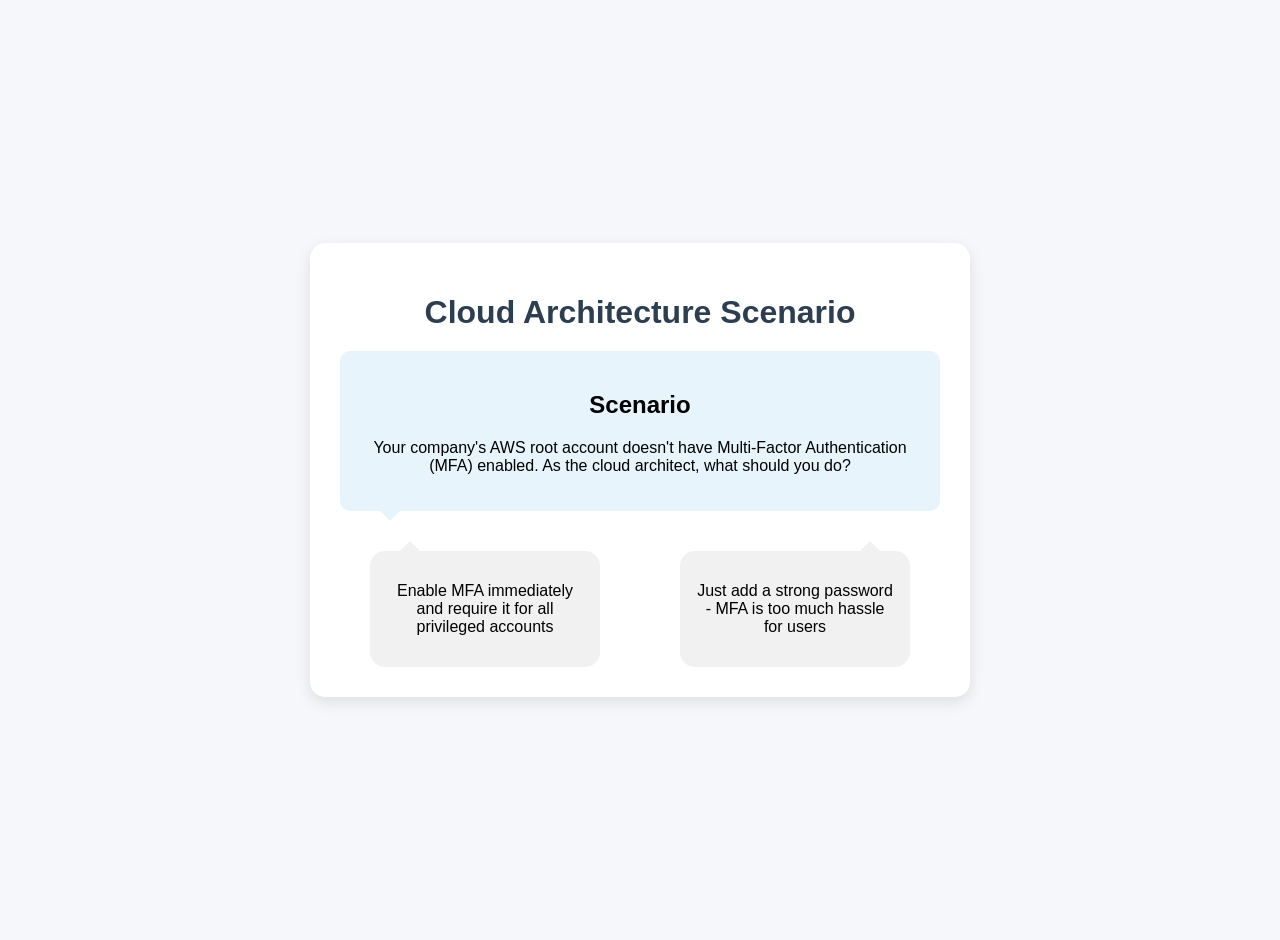
<file: scorm_scenario_activity/activity.html>
<!DOCTYPE html>
<html lang="en">
<head>
    <meta charset="UTF-8">
    <meta name="viewport" content="width=device-width, initial-scale=1.0">
    <title>Scenario Activity</title>
    <style>
        body {
            font-family: 'Arial', sans-serif;
            background-color: #f5f7fa;
            display: flex;
            justify-content: center;
            align-items: center;
            min-height: 100vh;
            margin: 0;
            padding: 20px;
        }
        
        .activity-container {
            background-color: white;
            border-radius: 15px;
            box-shadow: 0 5px 15px rgba(0,0,0,0.1);
            padding: 30px;
            max-width: 600px;
            width: 100%;
            text-align: center;
        }
        
        h1 {
            color: #2c3e50;
            margin-bottom: 20px;
        }
        
        .scenario {
            background-color: #e8f4fc;
            border-radius: 10px;
            padding: 20px;
            margin-bottom: 30px;
            position: relative;
        }
        
        .scenario:after {
            content: "";
            position: absolute;
            bottom: -10px;
            left: 40px;
            border-width: 10px 10px 0;
            border-style: solid;
            border-color: #e8f4fc transparent;
        }
        
        .options-container {
            display: flex;
            justify-content: space-around;
            flex-wrap: wrap;
            gap: 20px;
            margin-top: 40px;
        }
        
        .option {
            position: relative;
            width: 200px;
            padding: 15px;
            border-radius: 15px;
            cursor: pointer;
            transition: transform 0.3s, box-shadow 0.3s;
            background-color: #f1f1f1;
        }
        
        .option:hover {
            transform: translateY(-5px);
            box-shadow: 0 5px 10px rgba(0,0,0,0.1);
        }
        
        .option:after {
            content: "";
            position: absolute;
            top: -10px;
            border-width: 0 10px 10px;
            border-style: solid;
            border-color: transparent transparent #f1f1f1;
        }
        
        .right-option:after {
            left: 30px;
        }
        
        .wrong-option:after {
            right: 30px;
        }
        
        .feedback {
            margin-top: 30px;
            padding: 15px;
            border-radius: 10px;
            display: none;
        }
        
        .correct {
            background-color: #d4edda;
            color: #155724;
        }
        
        .incorrect {
            background-color: #f8d7da;
            color: #721c24;
        }
        
        .try-again {
            margin-top: 15px;
            padding: 8px 15px;
            background-color: #007bff;
            color: white;
            border: none;
            border-radius: 5px;
            cursor: pointer;
            display: none;
        }
        
        .try-again:hover {
            background-color: #0069d9;
        }
        
        .confetti {
            position: fixed;
            width: 10px;
            height: 10px;
            background-color: #f00;
            border-radius: 50%;
            pointer-events: none;
            z-index: 100;
        }
        
        @keyframes applaud {
            0% { transform: scale(1); }
            50% { transform: scale(1.2); }
            100% { transform: scale(1); }
        }
        
        .applause {
            display: none;
            font-size: 24px;
            color: #28a745;
            animation: applaud 0.5s ease 3;
        }
    </style>
</head>
<body>
    <div class="activity-container">
        <h1>Cloud Architecture Scenario</h1>
        
        <div class="scenario">
            <h2>Scenario</h2>
            <p>Your company's AWS root account doesn't have Multi-Factor Authentication (MFA) enabled. As the cloud architect, what should you do?</p>
        </div>
        
        <div class="options-container">
            <div class="option right-option" onclick="checkAnswer(this, true)">
                <p>Enable MFA immediately and require it for all privileged accounts</p>
            </div>
            
            <div class="option wrong-option" onclick="checkAnswer(this, false)">
                <p>Just add a strong password - MFA is too much hassle for users</p>
            </div>
        </div>
        
        <div id="feedback-correct" class="feedback correct">
            <h3>Correct! 🎉</h3>
            <p>MFA adds an essential layer of security to protect against unauthorized access.</p>
            <div class="applause">👏👏👏</div>
        </div>
        
        <div id="feedback-incorrect" class="feedback incorrect">
            <h3>Not Quite Right</h3>
            <p>While strong passwords help, MFA is a critical security measure for root accounts.</p>
            <button class="try-again" onclick="resetOptions()">Try Again</button>
        </div>
    </div>

    <script>
        function checkAnswer(selectedOption, isCorrect) {
            // Disable all options
            document.querySelectorAll('.option').forEach(option => {
                option.style.pointerEvents = 'none';
            });
            
            if (isCorrect) {
                // Correct answer
                selectedOption.style.backgroundColor = '#d4edda';
                document.getElementById('feedback-correct').style.display = 'block';
                document.querySelector('.applause').style.display = 'block';
                createConfetti();
            } else {
                // Wrong answer
                selectedOption.style.backgroundColor = '#f8d7da';
                document.getElementById('feedback-incorrect').style.display = 'block';
                document.querySelector('.try-again').style.display = 'inline-block';
            }
        }
        
        function resetOptions() {
            // Reset all options
            document.querySelectorAll('.option').forEach(option => {
                option.style.pointerEvents = 'auto';
                option.style.backgroundColor = '#f1f1f1';
            });
            
            // Hide feedback
            document.getElementById('feedback-correct').style.display = 'none';
            document.getElementById('feedback-incorrect').style.display = 'none';
            document.querySelector('.applause').style.display = 'none';
        }
        
        function createConfetti() {
            const colors = ['#f00', '#0f0', '#00f', '#ff0', '#f0f', '#0ff'];
            
            for (let i = 0; i < 50; i++) {
                const confetti = document.createElement('div');
                confetti.className = 'confetti';
                confetti.style.backgroundColor = colors[Math.floor(Math.random() * colors.length)];
                confetti.style.left = Math.random() * window.innerWidth + 'px';
                confetti.style.top = -10 + 'px';
                document.body.appendChild(confetti);
                
                // Animate confetti
                const animationDuration = Math.random() * 3 + 2;
                confetti.style.animation = `fall ${animationDuration}s linear forwards`;
                
                // Create keyframes for falling animation
                const style = document.createElement('style');
                style.innerHTML = `
                    @keyframes fall {
                        to {
                            transform: translateY(${window.innerHeight + 10}px) rotate(${Math.random() * 360}deg);
                            opacity: 0;
                        }
                    }
                `;
                document.head.appendChild(style);
                
                // Remove confetti after animation
                setTimeout(() => {
                    confetti.remove();
                    style.remove();
                }, animationDuration * 1000);
            }
        }
    </script>
</body>
</html>
</file>
<file: Sample_PhishingDemo/css/style.css>
:root{
  --bg:#f7f9fc; --fg:#1b1f29; --card:#ffffff; --muted:#5f6b85; --primary:#2f855a; --danger:#c53030; --accent:#2563eb; --border:#d8dee9;
  --correct-bg:#e6f4ea; --correct-border:#71c58b; --incorrect-bg:#fde9e9; --incorrect-border:#e89b9b;
}
*{box-sizing:border-box}
body{margin:0;font-family:system-ui,-apple-system,Segoe UI,Roboto,Arial,sans-serif;background:var(--bg);color:var(--fg)}
.container{max-width:980px;margin:0 auto;padding:1rem}
.site-header{background:linear-gradient(96deg,#eaf1ff,#f7fbff);padding:1.25rem 1.5rem;border-bottom:1px solid var(--border)}
.site-header h1{margin:0 0 .25rem}
.subtitle{margin:0;color:var(--muted)}
.card{background:var(--card);border:1px solid var(--border);border-radius:12px;padding:1rem;box-shadow:0 8px 18px rgba(0,0,0,.06)}
.intro ul{line-height:1.6}
.quiz h2{margin-top:0}
.questions{display:grid;gap:1rem}
.question{padding:1rem;border-radius:10px;border:1px solid var(--border);background:#fbfdff}
.question h3{margin:0 0 .75rem;font-size:1rem}
.options{display:grid;gap:.5rem}
.option{display:flex;align-items:flex-start;gap:.6rem;padding:.6rem .75rem;border:1px solid var(--border);border-radius:10px;background:#ffffff;cursor:pointer;transition:transform .08s ease, border-color .2s ease, box-shadow .2s ease}
.option:hover{transform:translateY(-1px);border-color:#b9c6e4;box-shadow:0 4px 10px rgba(0,0,0,.06)}
.option input{margin-top:.2rem}
.badge{display:inline-flex;align-items:center;gap:.4rem;padding:.25rem .5rem;border-radius:999px;font-size:.82rem}
.badge.success{background:#d9f2e4;color:#0f5132;border:1px solid #9ed3b1}
.badge.error{background:#ffe0e0;color:#611a15;border:1px solid #f4b8b8}
.feedback{margin-top:.5rem}
.feedback .explain{color:var(--muted)}
.actions{display:flex;gap:.75rem;margin-top:1rem}
.btn{border:1px solid var(--border);background:#ffffff;color:var(--fg);padding:.6rem .9rem;border-radius:10px;cursor:pointer}
.btn.primary{background:var(--accent);border-color:#1f56c7;color:#ffffff}
.result{margin-top:1rem;font-weight:700}
.scorm-status{margin-top:.75rem;color:var(--muted)}
.correct{border-color:var(--correct-border);background:var(--correct-bg)}
.incorrect{border-color:var(--incorrect-border);background:var(--incorrect-bg)}
</file>
